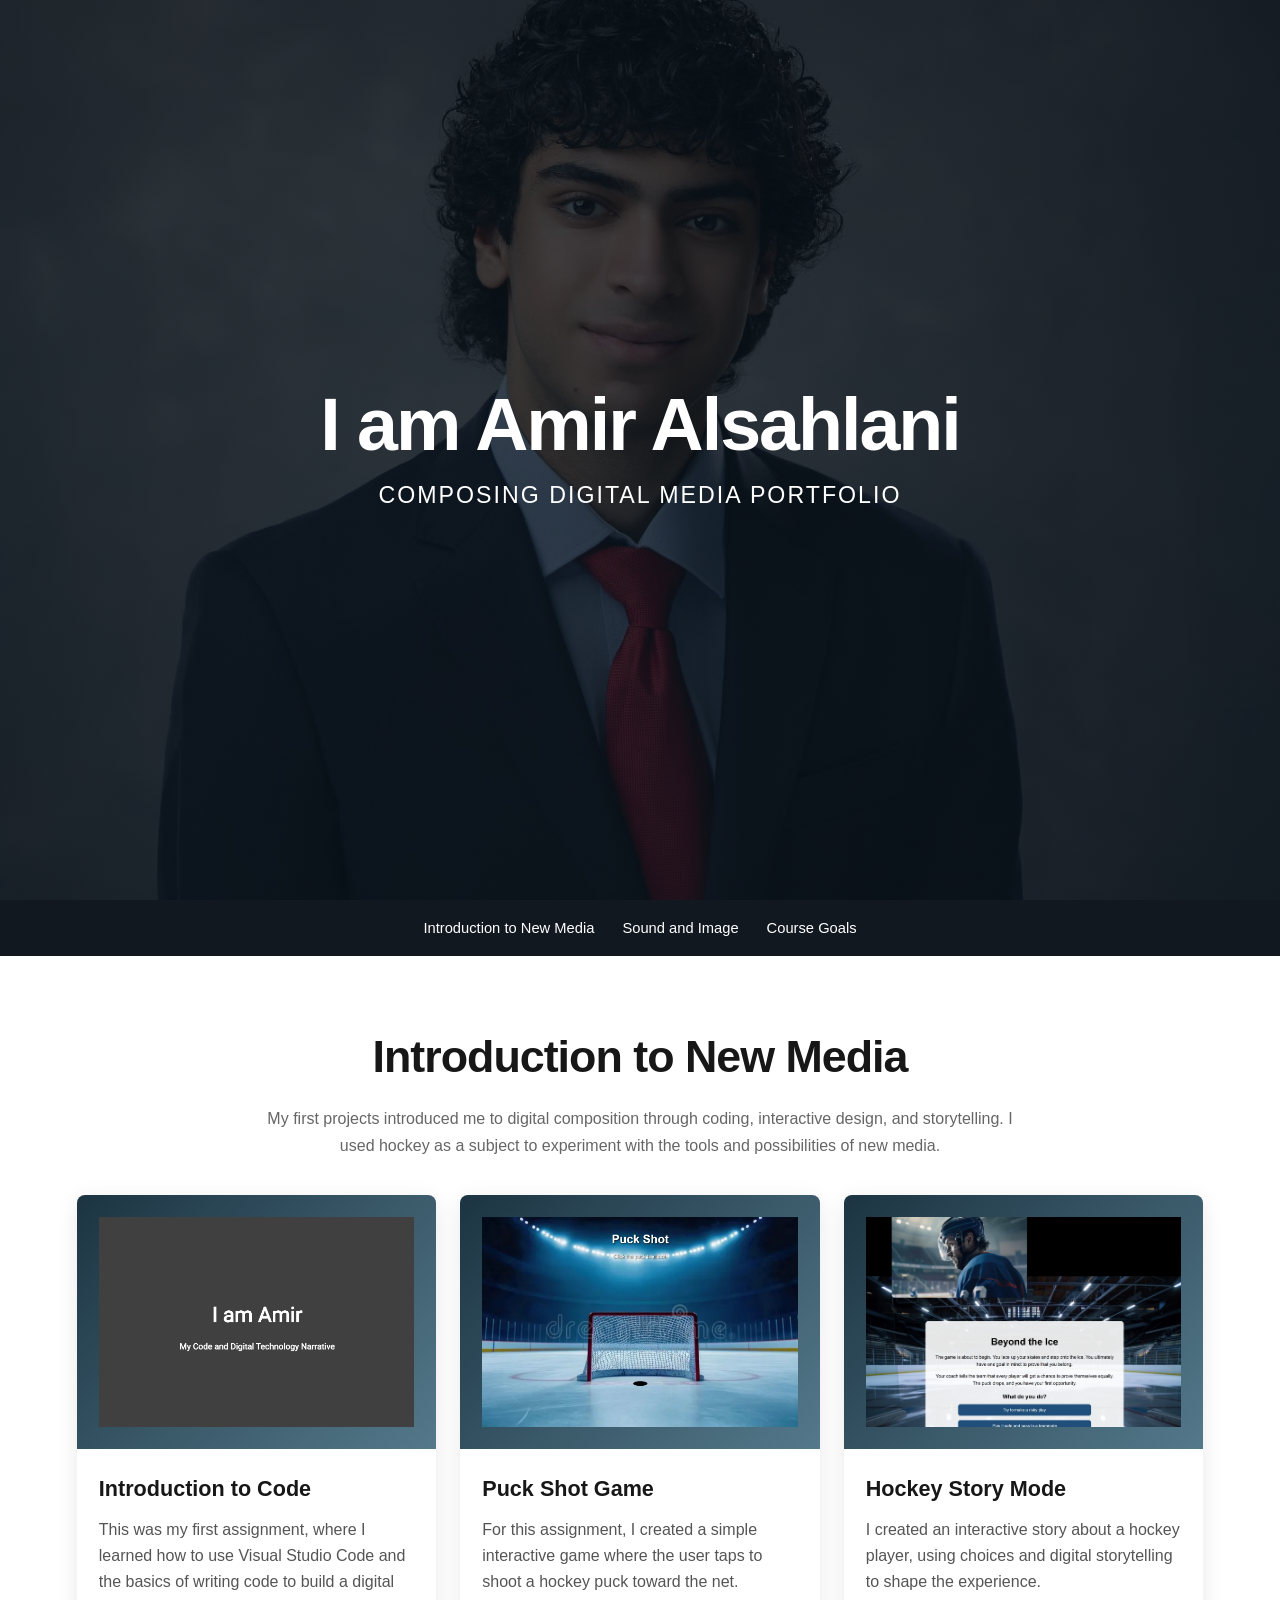
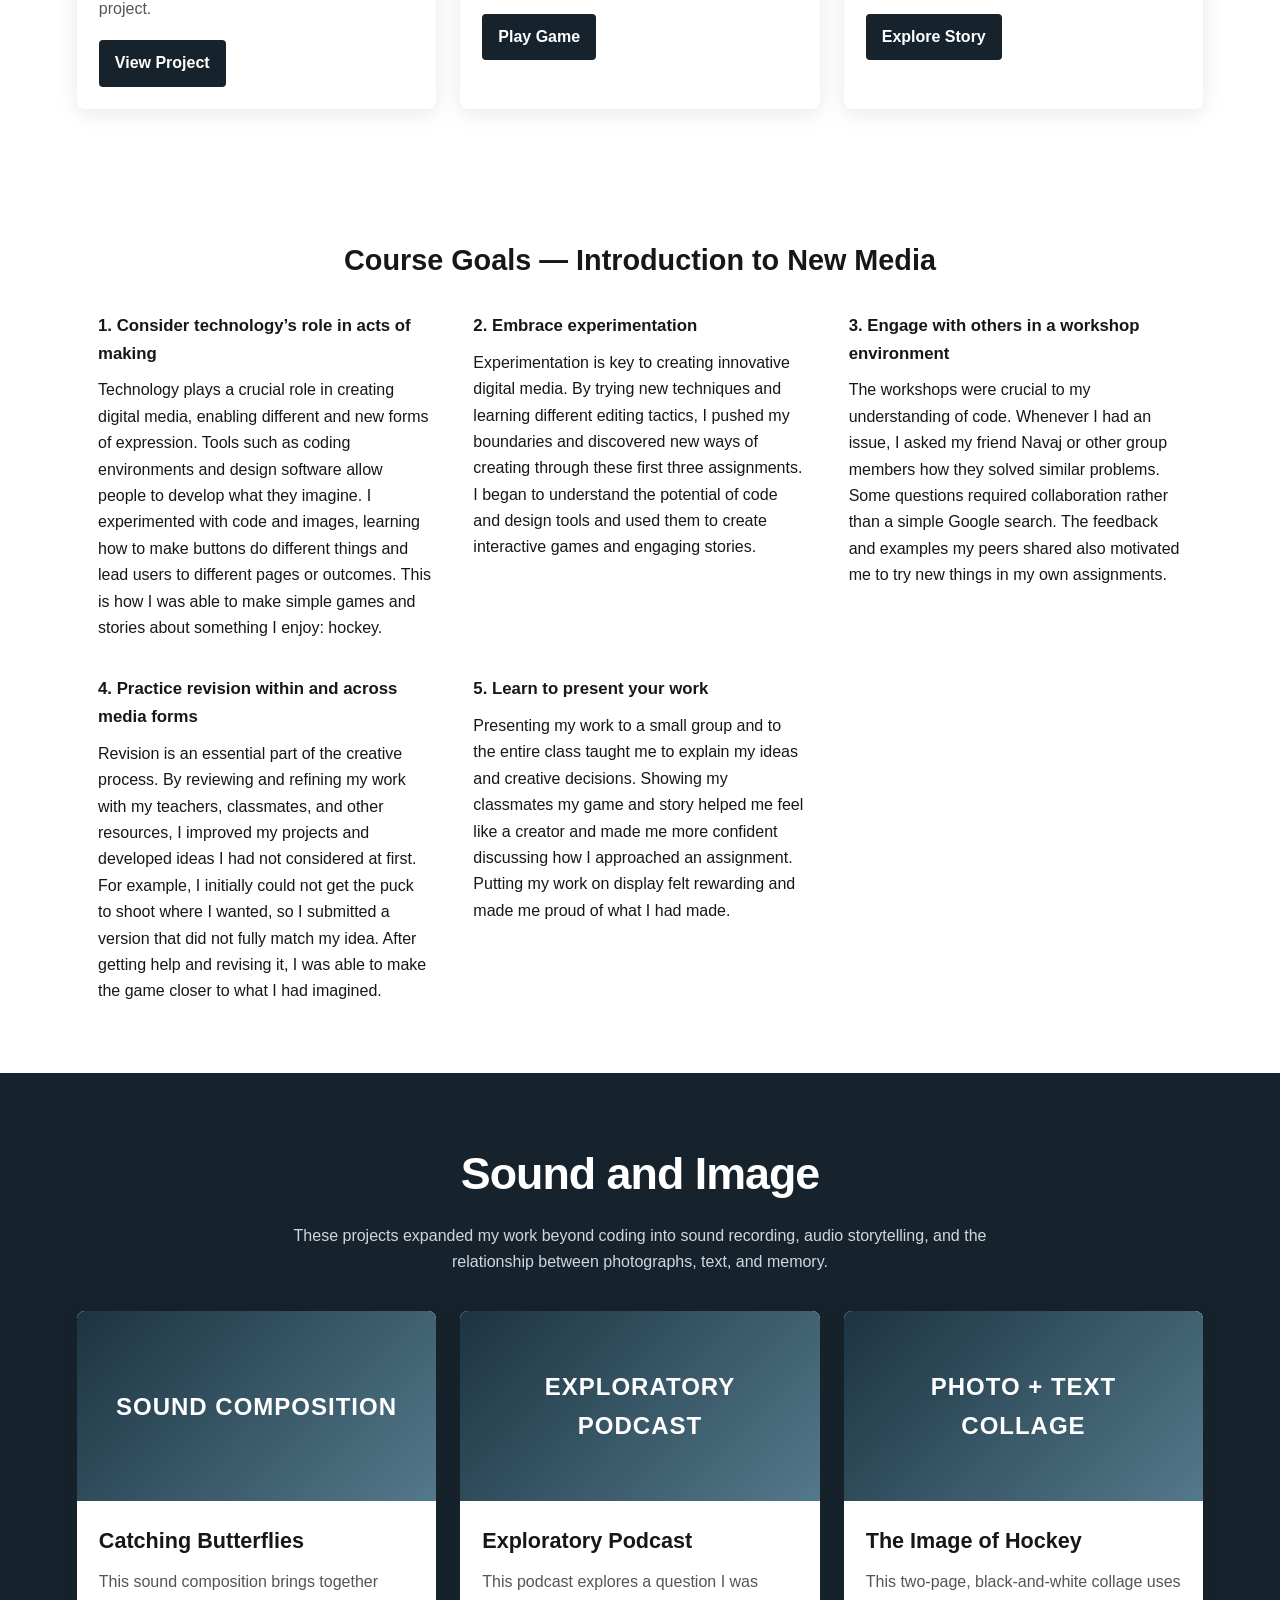
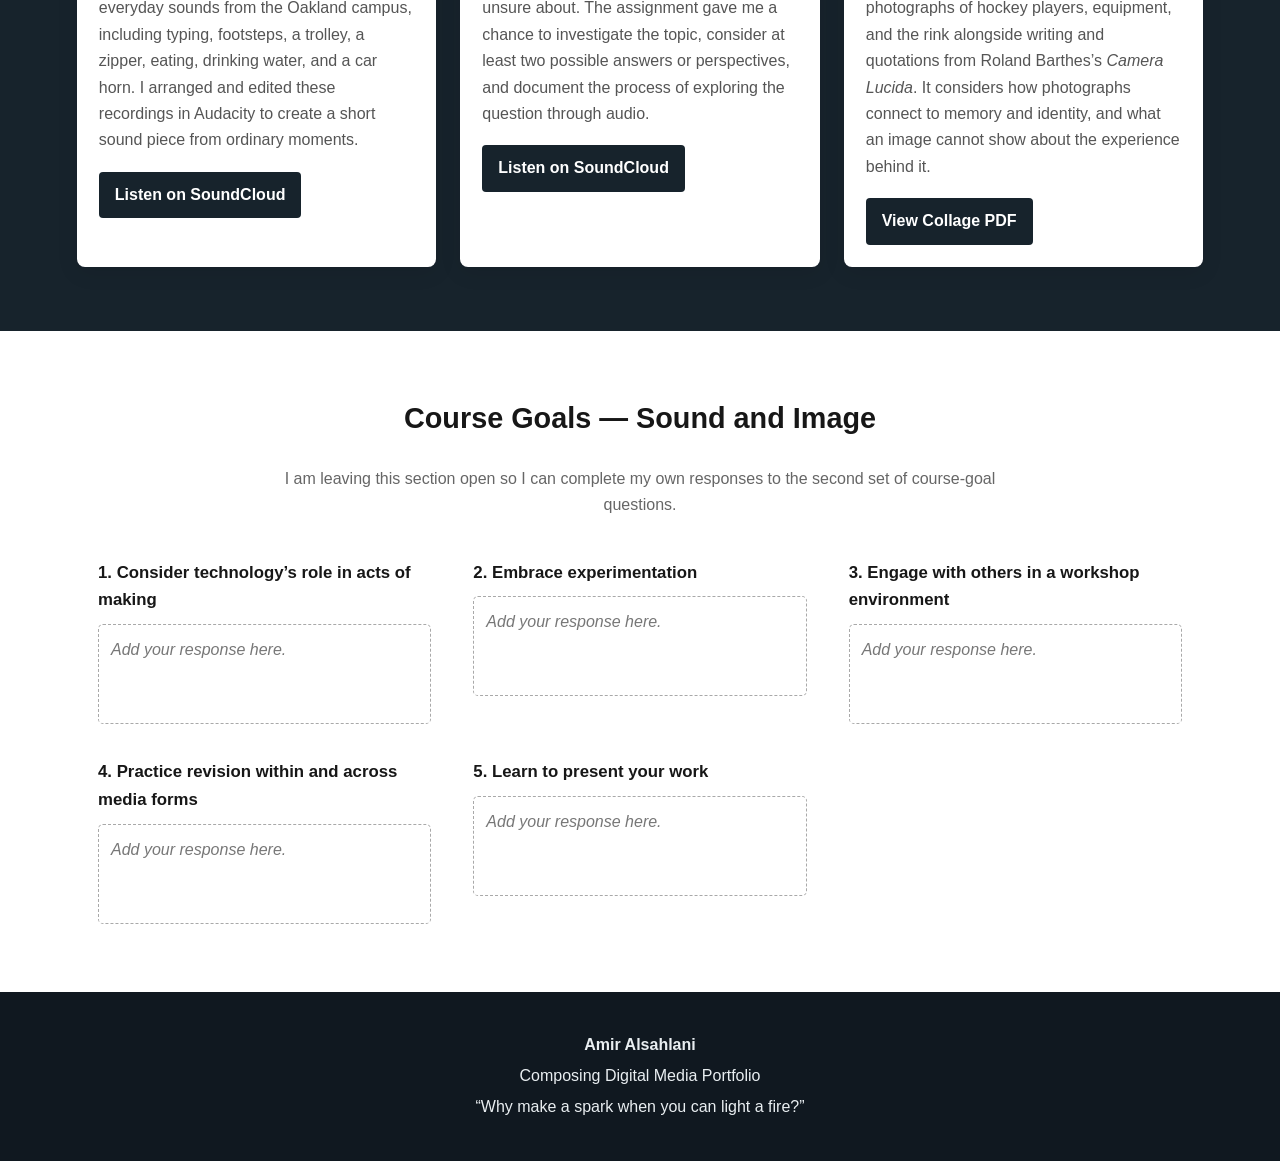
<file: amir_composing_digital_media_portfolio.html>
<!DOCTYPE html>
<html lang="en">
<head>
  <meta charset="UTF-8">
  <meta name="viewport" content="width=device-width, initial-scale=1.0">
  <title>Amir Alsahlani | Composing Digital Media Portfolio</title>
  <link rel="stylesheet" href="style.css">
  <style>
    :root {
      --ink: #171717;
      --paper: #f5f5f2;
      --muted: #666;
      --accent: #b9d9e8;
      --dark: #101820;
    }
    * { box-sizing: border-box; }
    html { scroll-behavior: smooth; }
    body {
      margin: 0;
      color: var(--ink);
      background: var(--paper);
      font-family: Arial, Helvetica, sans-serif;
      line-height: 1.65;
    }
    a { color: inherit; }
    .hero-image {
      min-height: 390px;
      display: grid;
      place-items: center;
      padding: 70px 24px;
      color: white;
      text-align: center;
      background:
        linear-gradient(rgba(8, 18, 27, .72), rgba(8, 18, 27, .78)),
        url("Amirphoto.jpeg") center 38% / cover no-repeat,
        #172b38;
    }
    .hero-text h1 {
      margin: 0 0 10px;
      font-size: clamp(2.5rem, 7vw, 4.6rem);
      line-height: 1.1;
      letter-spacing: -2px;
    }
    .hero-text p {
      margin: 0;
      font-size: clamp(1.05rem, 2.5vw, 1.45rem);
      letter-spacing: 2px;
      text-transform: uppercase;
    }
    nav {
      display: flex;
      justify-content: center;
      flex-wrap: wrap;
      gap: 10px 28px;
      padding: 16px;
      background: #111820;
      color: white;
    }
    nav a { text-decoration: none; font-size: .92rem; }
    nav a:hover { text-decoration: underline; }
    .section {
      padding: 64px max(6vw, 22px);
    }
    .section h2 {
      margin: 0 0 12px;
      font-size: clamp(2rem, 4vw, 2.8rem);
      text-align: center;
      letter-spacing: -1px;
    }
    .section-intro {
      max-width: 760px;
      margin: 0 auto 36px;
      text-align: center;
      color: var(--muted);
    }
    .light { background: #fff; }
    .dark {
      background: #17232c;
      color: #fff;
    }
    .dark .section-intro { color: #d0d7dc; }
    .project-grid {
      display: grid;
      grid-template-columns: repeat(3, minmax(0, 1fr));
      gap: 24px;
      max-width: 1200px;
      margin: 0 auto;
    }
    .project-card {
      overflow: hidden;
      background: white;
      color: var(--ink);
      border-radius: 8px;
      box-shadow: 0 5px 22px rgba(0,0,0,.09);
      display: flex;
      flex-direction: column;
    }
    .project-art {
      min-height: 190px;
      display: grid;
      place-items: center;
      padding: 22px;
      color: white;
      text-align: center;
      background: linear-gradient(135deg, #1c3442, #54798b);
    }
    .project-art span {
      font-size: 1.5rem;
      font-weight: 700;
      letter-spacing: 1px;
      text-transform: uppercase;
    }
    .project-art img {
      width: 100%;
      height: 210px;
      object-fit: cover;
      display: block;
    }
    .project-copy { padding: 22px; flex: 1; }
    .project-copy h3 { margin: 0 0 10px; font-size: 1.35rem; }
    .project-copy p { margin: 0 0 18px; color: #555; }
    .project-link {
      display: inline-block;
      padding: 10px 16px;
      background: #17232c;
      color: white;
      border-radius: 4px;
      text-decoration: none;
      font-weight: 700;
    }
    .project-link:hover { background: #34566a; }
    .goals {
      max-width: 1100px;
      margin: 0 auto;
    }
    .goals h3 {
      margin: 0 0 24px;
      text-align: center;
      font-size: 1.8rem;
    }
    .goal-grid {
      display: grid;
      grid-template-columns: repeat(3, minmax(0, 1fr));
      gap: 26px;
    }
    .goal { padding: 4px 8px; }
    .goal h4 { margin: 0 0 10px; font-size: 1.05rem; }
    .goal p { margin: 0; }
    .goal-placeholder {
      min-height: 100px;
      padding: 12px;
      border: 1px dashed #a9a9a9;
      border-radius: 5px;
      color: #777;
      font-style: italic;
    }
    .footer {
      padding: 35px 20px;
      background: #101820;
      color: #e9eef1;
      text-align: center;
    }
    .footer p { margin: 5px; }
    @media (max-width: 800px) {
      .project-grid, .goal-grid { grid-template-columns: 1fr; }
      .section { padding: 48px 22px; }
      .project-art { min-height: 150px; }
    }
  </style>
</head>
<body>

  <header class="hero-image">
    <div class="hero-text">
      <h1>I am Amir Alsahlani</h1>
      <p>Composing Digital Media Portfolio</p>
    </div>
  </header>

  <nav aria-label="Portfolio navigation">
    <a href="#intro">Introduction to New Media</a>
    <a href="#sound-image">Sound and Image</a>
    <a href="#intro-goals">Course Goals</a>
  </nav>

  <main>
    <section class="section light" id="intro">
      <h2>Introduction to New Media</h2>
      <p class="section-intro">My first projects introduced me to digital composition through coding, interactive design, and storytelling. I used hockey as a subject to experiment with the tools and possibilities of new media.</p>

      <div class="project-grid">
        <article class="project-card">
          <div class="project-art"><img src="Introtocode.jpeg" alt="Introduction to Code project preview"></div>
          <div class="project-copy">
            <h3>Introduction to Code</h3>
            <p>This was my first assignment, where I learned how to use Visual Studio Code and the basics of writing code to build a digital project.</p>
            <a class="project-link" href="https://amir-code88.github.io/Code1minusScreenTime/" target="_blank" rel="noopener">View Project</a>
          </div>
        </article>

        <article class="project-card">
          <div class="project-art"><img src="puckshotgame.jpeg" alt="Puck Shot Game project preview"></div>
          <div class="project-copy">
            <h3>Puck Shot Game</h3>
            <p>For this assignment, I created a simple interactive game where the user taps to shoot a hockey puck toward the net.</p>
            <a class="project-link" href="https://amir-code88.github.io/Hockey-Shot-Updated/" target="_blank" rel="noopener">Play Game</a>
          </div>
        </article>

        <article class="project-card">
          <div class="project-art"><img src="Hockeystorymode.jpeg" alt="Hockey Story Mode project preview"></div>
          <div class="project-copy">
            <h3>Hockey Story Mode</h3>
            <p>I created an interactive story about a hockey player, using choices and digital storytelling to shape the experience.</p>
            <a class="project-link" href="https://amir-code88.github.io/HockeyShotThirdTry/" target="_blank" rel="noopener">Explore Story</a>
          </div>
        </article>
      </div>
    </section>

    <section class="section light" id="intro-goals">
      <div class="goals">
        <h3>Course Goals — Introduction to New Media</h3>
        <div class="goal-grid">
          <div class="goal">
            <h4>1. Consider technology’s role in acts of making</h4>
            <p>Technology plays a crucial role in creating digital media, enabling different and new forms of expression. Tools such as coding environments and design software allow people to develop what they imagine. I experimented with code and images, learning how to make buttons do different things and lead users to different pages or outcomes. This is how I was able to make simple games and stories about something I enjoy: hockey.</p>
          </div>
          <div class="goal">
            <h4>2. Embrace experimentation</h4>
            <p>Experimentation is key to creating innovative digital media. By trying new techniques and learning different editing tactics, I pushed my boundaries and discovered new ways of creating through these first three assignments. I began to understand the potential of code and design tools and used them to create interactive games and engaging stories.</p>
          </div>
          <div class="goal">
            <h4>3. Engage with others in a workshop environment</h4>
            <p>The workshops were crucial to my understanding of code. Whenever I had an issue, I asked my friend Navaj or other group members how they solved similar problems. Some questions required collaboration rather than a simple Google search. The feedback and examples my peers shared also motivated me to try new things in my own assignments.</p>
          </div>
          <div class="goal">
            <h4>4. Practice revision within and across media forms</h4>
            <p>Revision is an essential part of the creative process. By reviewing and refining my work with my teachers, classmates, and other resources, I improved my projects and developed ideas I had not considered at first. For example, I initially could not get the puck to shoot where I wanted, so I submitted a version that did not fully match my idea. After getting help and revising it, I was able to make the game closer to what I had imagined.</p>
          </div>
          <div class="goal">
            <h4>5. Learn to present your work</h4>
            <p>Presenting my work to a small group and to the entire class taught me to explain my ideas and creative decisions. Showing my classmates my game and story helped me feel like a creator and made me more confident discussing how I approached an assignment. Putting my work on display felt rewarding and made me proud of what I had made.</p>
          </div>
        </div>
      </div>
    </section>

    <section class="section dark" id="sound-image">
      <h2>Sound and Image</h2>
      <p class="section-intro">These projects expanded my work beyond coding into sound recording, audio storytelling, and the relationship between photographs, text, and memory.</p>

      <div class="project-grid">
        <article class="project-card">
          <div class="project-art"><span>Sound Composition</span></div>
          <div class="project-copy">
            <h3>Catching Butterflies</h3>
            <p>This sound composition brings together everyday sounds from the Oakland campus, including typing, footsteps, a trolley, a zipper, eating, drinking water, and a car horn. I arranged and edited these recordings in Audacity to create a short sound piece from ordinary moments.</p>
            <a class="project-link" href="https://soundcloud.com/liluzivert-161661355/amir-sound-composition?si=480c31b40ef54cdc8ce3855bc4f397cd&utm_source=clipboard&utm_medium=text&utm_campaign=social_sharing" target="_blank" rel="noopener">Listen on SoundCloud</a>
          </div>
        </article>

        <article class="project-card">
          <div class="project-art"><span>Exploratory Podcast</span></div>
          <div class="project-copy">
            <h3>Exploratory Podcast</h3>
            <p>This podcast explores a question I was unsure about. The assignment gave me a chance to investigate the topic, consider at least two possible answers or perspectives, and document the process of exploring the question through audio.</p>
            <a class="project-link" href="https://soundcloud.com/liluzivert-161661355/podcast-audio?si=6f948ab9a7ad47579c7df767e59bf448&utm_source=clipboard&utm_medium=text&utm_campaign=social_sharing" target="_blank" rel="noopener">Listen on SoundCloud</a>
          </div>
        </article>

        <article class="project-card">
          <div class="project-art"><span>Photo + Text Collage</span></div>
          <div class="project-copy">
            <h3>The Image of Hockey</h3>
            <p>This two-page, black-and-white collage uses photographs of hockey players, equipment, and the rink alongside writing and quotations from Roland Barthes’s <em>Camera Lucida</em>. It considers how photographs connect to memory and identity, and what an image cannot show about the experience behind it.</p>
            <a class="project-link" href="hockey-lucida-collage.pdf" target="_blank" rel="noopener">View Collage PDF</a>
          </div>
        </article>
      </div>
    </section>

    <section class="section light" id="sound-goals">
      <div class="goals">
        <h3>Course Goals — Sound and Image</h3>
        <p class="section-intro">I am leaving this section open so I can complete my own responses to the second set of course-goal questions.</p>
        <div class="goal-grid">
          <div class="goal">
            <h4>1. Consider technology’s role in acts of making</h4>
            <div class="goal-placeholder">Add your response here.</div>
          </div>
          <div class="goal">
            <h4>2. Embrace experimentation</h4>
            <div class="goal-placeholder">Add your response here.</div>
          </div>
          <div class="goal">
            <h4>3. Engage with others in a workshop environment</h4>
            <div class="goal-placeholder">Add your response here.</div>
          </div>
          <div class="goal">
            <h4>4. Practice revision within and across media forms</h4>
            <div class="goal-placeholder">Add your response here.</div>
          </div>
          <div class="goal">
            <h4>5. Learn to present your work</h4>
            <div class="goal-placeholder">Add your response here.</div>
          </div>
        </div>
      </div>
    </section>
  </main>

  <footer class="footer">
    <p><strong>Amir Alsahlani</strong></p>
    <p>Composing Digital Media Portfolio</p>
    <p>“Why make a spark when you can light a fire?”</p>
  </footer>

</body>
</html>
</file>
<file: style.css>
body, html {
    height: 100%;
}

/* The hero image */
.hero-image {
  /* Use "linear-gradient" to add a darken background effect to the image (steve.jpeg). This will make the text easier to read */
  background-image: linear-gradient(rgba(0, 0, 0, 0.5), rgba(0, 0, 0, 0.5)), url("amirphoto.jpeg");

  /* Set a specific height */
  height: 100vh;

  /* Position and center the image to scale nicely on all screens */
  background-position: center;
  background-repeat: no-repeat;
  background-size: cover;
  position: relative;
}

/* Place text in the middle of the image */
.hero-text {
  text-align: center;
  position: absolute;
  top: 50%;
  left: 50%;
  transform: translate(-50%, -50%);
  color: white;
}

  .container-fluid {
    padding-top: 70px;
    padding-bottom: 70px;
  }

.hover:hover .img-responsive {
  opacity: 0.3;
}

.hover:hover .img {
  opacity: 0.3;
}


.bg-b {
  background: #2d2d30;
  color: #bdbdbd;
}
.bg-w h3 {color: #fff;}
.bg-w p {color: #fff;}

.bg-w= {
  background: #fff;
  color: #2d2d30;
}
.bg-w h3 {color: #2d2d30;}
.bg-w p {color: #2d2d30;}
</file>
